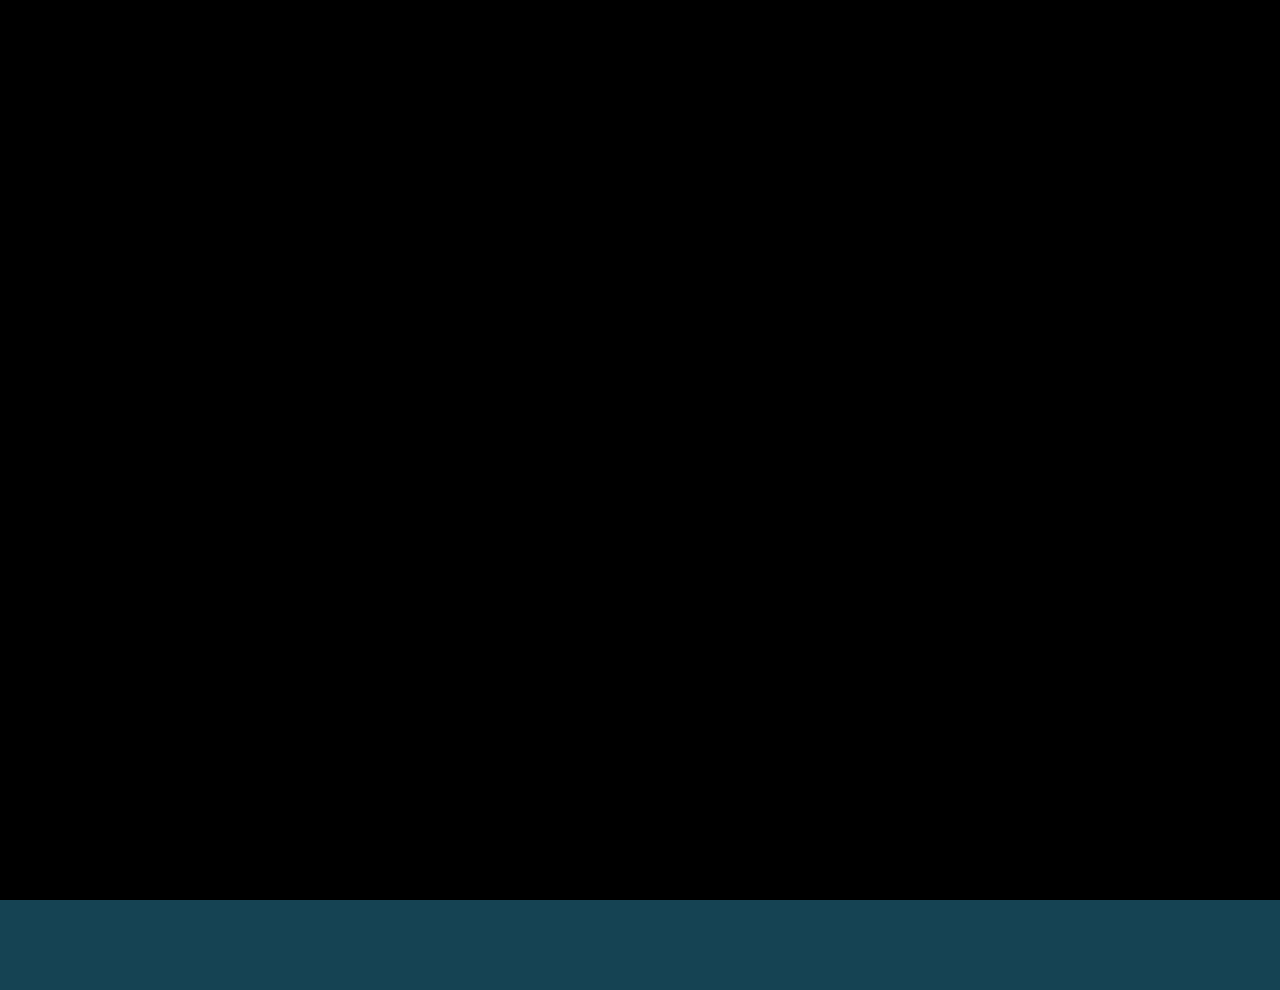
<file: index.html>
<!DOCTYPE html>
<html lang="en">

<head>
    <meta charset="UTF-8" />
    <meta name="viewport" content="width=device-width, initial-scale=1.0" />
    <meta http-equiv="X-UA-Compatible" content="ie=edge" />
    <meta name="description" content="Luis is a front-end web developer" />
    <meta name="robots" content="index,follow" />
    <link href="https://fonts.googleapis.com/css2?family=Montserrat:wght@400;500&display=swap" rel="stylesheet">
    <link rel="stylesheet" href="./styles/style.css" />
    <title>Luis Ramirez | Web Dev</title>
</head>

<body>
    <header class="main-head">
        <nav>
            <div class="logo">
                <img src="icons/blm.svg" alt="logo" width="48" height="48">
                <h1>Luis Ramirez</h1>
            </div>
            <ul>
                <li><a class="active" href="/">Home</a></li>
                <li><a href="./projects/">Projects</a></li>
                <li><a href="./contact/">Contact</a></li>
            </ul>
        </nav>
    </header>
    <section class="intro">
        <div class="intro-text">
            <h2>Luis Ramirez</h2>
            <h3>Front-End Web <br/> Developer </h3>
            <p>Let's Build Something Amazing Together!</p>
            <div class="intro-social">
                <a href="https://github.com/LRamirez24"><img src="/icons/github.svg" alt="github-social-link" width="58" height="58"> </a>
                <a href="https://www.linkedin.com/in/luisramirez2050/"><img src="/icons/linked-in.svg" alt="linkedin-social-link" width="58" height="58"> </a>
            </div>
        </div>
        <div class="intro-images">
            <svg width="799" height="690" viewBox="0 0 799 690" fill="none" xmlns="http://www.w3.org/2000/svg">
            <g id="undraw_dev_productivity_umsq (1) 1" clip-path="url(#clip0)">
              <path
                id="Vector"
                d="M516.92 624.636C516.92 624.636 512.16 626.266 504.42 628.576C487.31 633.706 455.65 642.216 428.82 643.916C405.72 645.396 386.2 641.836 382.63 626.766C381.1 620.286 383.27 614.956 388 610.576C402.12 597.486 439 592.796 468.25 591.186C476.51 590.736 484.15 590.526 490.51 590.446C501.31 590.306 508.39 590.526 508.39 590.526L508.56 591.186L516.92 624.636Z"
                fill="#A0616A"
              />
              <path
                id="Vector_2"
                d="M436.99 672.586C418.61 695.346 342.73 647.666 316.19 629.886C310.41 626.016 306.97 623.566 306.97 623.566L331.25 591.186L338.94 580.936C338.94 580.936 345.82 584.586 355.99 590.526C356.36 590.746 356.73 590.966 357.11 591.186C365.88 596.336 376.89 603.066 388 610.576C403.33 620.946 418.83 632.776 428.82 643.916C438.59 654.806 443.08 665.036 436.99 672.586Z"
                fill="#A0616A"
              />
              <g id="me">
                <path
                  id="Vector_3"
                  d="M434.672 191.952C475.283 191.607 507.926 158.406 507.582 117.795C507.237 77.1832 474.036 44.5403 433.425 44.8847C392.813 45.2291 360.17 78.4303 360.515 119.042C360.859 159.653 394.06 192.296 434.672 191.952Z"
                  fill="#A0616A"
                />
                <path
                  id="Vector_4"
                  d="M379.477 155.65C379.477 155.65 394.216 259.972 373.002 271.875C351.787 283.779 499.929 283.588 499.929 283.588C499.929 283.588 466.124 193.284 480.809 165.449L379.477 155.65Z"
                  fill="#A0616A"
                />
                <path
                  id="Vector_5"
                  d="M608.101 283.199L596.257 339.402L571.214 458.308L570.49 464.815L562.138 540.138L556.582 590.177L552.857 623.79C528.584 636.526 510.988 645.326 510.988 645.326C510.988 645.326 509.404 637.719 506.871 627.99C489.805 633.265 458.218 642.043 431.404 643.97C441.266 654.777 445.842 664.969 439.817 672.57C421.63 695.485 345.349 648.45 318.659 630.896C318.077 635.158 317.879 639.464 318.068 643.762L297.626 628.314L299.331 592.359L302.206 531.522L305.819 455.229C304.448 451.975 303.294 448.634 302.364 445.228C295.956 423.161 288.032 379.057 281.928 342.067C277.016 312.298 273.302 287.138 272.517 281.785C272.411 281.086 272.358 280.726 272.358 280.726L384.363 230.094C392.509 248.556 429.865 253.809 429.865 253.809C460.756 251.417 484.847 234.913 484.847 234.913L608.101 283.199Z"
                  fill="white"
                />
                <path
                  id="Vector_6"
                  d="M372.285 49.3811L358.49 43.9934C358.49 43.9934 386.969 12.1 426.99 14.513L415.635 2.22366C415.635 2.22366 443.04 -9.01799 468.283 19.6674C481.553 34.7467 496.908 52.4737 506.557 72.5077L521.281 72.3829L515.251 85.9663L536.874 99.3152L514.777 97.0719C516.155 104.471 516.421 112.034 515.566 119.511C514.683 126.991 510.928 133.835 505.094 138.598V138.598C505.094 138.598 487.743 103.449 487.696 97.9443L487.813 111.705C487.813 111.705 473.959 99.4371 473.889 91.1807L466.471 100.877L462.593 85.7717L416.475 101.301L423.87 88.8526L395.157 93.2246L406.278 77.9923C406.278 77.9923 373.932 96.1568 372.811 111.304C371.689 126.452 362.299 140.875 362.299 140.875C362.299 140.875 336.213 70.3294 372.285 49.3811Z"
                  fill="#2F2E41"
                />
                <path
                  id="Vector_7"
                  d="M690.215 540.422C682.794 548.605 664.338 560.992 641.951 574.422C633.623 579.413 624.757 584.559 615.71 589.676C594.122 601.889 571.514 614.001 552.857 623.79C528.584 636.526 510.988 645.326 510.988 645.326C510.988 645.326 509.403 637.719 506.871 627.99C503.48 614.968 498.397 598.141 493.184 590.715C493.002 590.456 492.82 590.218 492.638 589.979C491.121 588.022 489.601 586.885 488.112 586.897L562.138 540.138L594.127 519.926L570.489 464.814L540.842 395.683L557.908 339.727L575.062 283.479L608.101 283.199C608.101 283.199 619.243 306.985 633.514 340.166C635.647 345.128 637.851 350.299 640.096 355.64C669.469 425.394 706.176 522.836 690.215 540.422Z"
                  fill="#EEEEEE"
                />
                <path
                  id="Vector_8"
                  d="M358.123 591.2C355.41 591.212 352.702 591.456 350.029 591.928C327.074 596.073 320.47 616.94 318.659 630.896C318.077 635.158 317.879 639.464 318.068 643.761L297.626 628.314L290.178 622.687C272.316 616.628 256.353 605.733 242.483 592.84C230.449 581.456 219.634 568.849 210.213 555.223C200.831 541.793 192.448 527.692 185.134 513.034C183.094 508.943 181.977 504.454 181.864 499.884C181.751 495.314 182.644 490.775 184.48 486.588L209.154 430.327L245.218 348.098C245.471 346.146 245.752 344.237 246.059 342.371C252.995 300.511 272.367 281.786 272.367 281.786L287.286 281.659L297.778 341.932L310.813 416.815L302.364 445.227L282.839 510.845L302.205 531.522L358.123 591.2Z"
                  fill="#EEEEEE"
                />
              </g>
              <path
                id="Vector_9"
                d="M372.877 415.806L385.631 430.686C390.37 429.783 395.319 428.721 400.416 427.529L396.752 415.806L405.71 426.256C459.707 412.975 526.637 387.155 526.637 387.155C526.637 387.155 454.379 392.453 400.428 380.666C376.558 375.451 351.998 387.284 342.202 409.668C336.508 422.679 337.403 433.951 357.596 433.951C364.419 433.835 371.223 433.195 377.949 432.037L372.877 415.806Z"
                fill="#38D39F"
              />
              <path
                id="Vector_10"
                d="M663.65 660.386V666.456C663.654 668.122 663.345 669.774 662.74 671.326C662.472 672.018 662.147 672.687 661.77 673.326C660.578 675.326 658.887 676.983 656.862 678.133C654.838 679.283 652.549 679.887 650.22 679.886H203.67C201.342 679.887 199.053 679.283 197.028 678.133C195.003 676.983 193.312 675.326 192.12 673.326C191.743 672.687 191.419 672.018 191.15 671.326C190.546 669.774 190.237 668.122 190.24 666.456V660.386C190.24 658.622 190.587 656.876 191.262 655.246C191.936 653.616 192.926 652.136 194.173 650.888C195.42 649.641 196.901 648.652 198.53 647.977C200.16 647.302 201.906 646.955 203.67 646.956H229.41V644.126C229.41 644.052 229.425 643.979 229.453 643.911C229.481 643.843 229.522 643.782 229.574 643.73C229.626 643.678 229.688 643.636 229.756 643.608C229.824 643.58 229.897 643.566 229.97 643.566H243.4C243.474 643.566 243.547 643.58 243.615 643.608C243.683 643.636 243.745 643.678 243.797 643.73C243.849 643.782 243.89 643.843 243.918 643.911C243.946 643.979 243.96 644.052 243.96 644.126V646.956H252.35V644.126C252.35 644.052 252.365 643.979 252.393 643.911C252.421 643.843 252.462 643.782 252.514 643.73C252.566 643.678 252.628 643.636 252.696 643.608C252.764 643.58 252.837 643.566 252.91 643.566H266.34C266.414 643.566 266.487 643.58 266.555 643.608C266.623 643.636 266.684 643.678 266.736 643.73C266.789 643.782 266.83 643.843 266.858 643.911C266.886 643.979 266.9 644.052 266.9 644.126V646.956H275.3V644.126C275.3 644.052 275.315 643.979 275.343 643.911C275.371 643.843 275.412 643.782 275.464 643.73C275.516 643.678 275.578 643.636 275.646 643.608C275.714 643.58 275.787 643.566 275.86 643.566H289.29C289.364 643.566 289.437 643.58 289.505 643.608C289.573 643.636 289.634 643.678 289.686 643.73C289.739 643.782 289.78 643.843 289.808 643.911C289.836 643.979 289.85 644.052 289.85 644.126V646.956H298.24V644.126C298.24 644.052 298.255 643.979 298.283 643.911C298.311 643.843 298.352 643.782 298.404 643.73C298.456 643.678 298.518 643.636 298.586 643.608C298.654 643.58 298.727 643.566 298.8 643.566H312.23C312.304 643.566 312.377 643.58 312.445 643.608C312.513 643.636 312.574 643.678 312.626 643.73C312.678 643.782 312.72 643.843 312.748 643.911C312.776 643.979 312.79 644.052 312.79 644.126V646.956H321.18V644.126C321.18 644.052 321.194 643.979 321.223 643.911C321.251 643.843 321.292 643.782 321.344 643.73C321.396 643.678 321.458 643.636 321.526 643.608C321.594 643.58 321.667 643.566 321.74 643.566H335.17C335.244 643.566 335.317 643.58 335.385 643.608C335.453 643.636 335.514 643.678 335.566 643.73C335.618 643.782 335.66 643.843 335.688 643.911C335.716 643.979 335.73 644.052 335.73 644.126V646.956H344.13V644.126C344.13 644.052 344.145 643.979 344.173 643.911C344.201 643.843 344.242 643.782 344.294 643.73C344.346 643.678 344.408 643.636 344.476 643.608C344.544 643.58 344.617 643.566 344.69 643.566H358.12C358.194 643.566 358.267 643.58 358.335 643.608C358.403 643.636 358.464 643.678 358.516 643.73C358.569 643.782 358.61 643.843 358.638 643.911C358.666 643.979 358.68 644.052 358.68 644.126V646.956H367.07V644.126C367.07 644.052 367.085 643.979 367.113 643.911C367.141 643.843 367.182 643.782 367.234 643.73C367.286 643.678 367.348 643.636 367.416 643.608C367.484 643.58 367.557 643.566 367.63 643.566H472.83C472.904 643.566 472.977 643.58 473.045 643.608C473.113 643.636 473.174 643.678 473.227 643.73C473.279 643.782 473.32 643.843 473.348 643.911C473.376 643.979 473.39 644.052 473.39 644.126V646.956H481.79V644.126C481.79 644.052 481.804 643.979 481.833 643.911C481.861 643.843 481.902 643.782 481.954 643.73C482.006 643.678 482.068 643.636 482.136 643.608C482.204 643.58 482.277 643.566 482.35 643.566H495.78C495.928 643.567 496.07 643.627 496.175 643.732C496.279 643.836 496.339 643.978 496.34 644.126V646.956H504.73V644.126C504.73 644.052 504.745 643.979 504.773 643.911C504.801 643.843 504.842 643.782 504.894 643.73C504.946 643.678 505.008 643.636 505.076 643.608C505.144 643.58 505.217 643.566 505.29 643.566H518.72C518.794 643.566 518.867 643.58 518.935 643.608C519.003 643.636 519.065 643.678 519.117 643.73C519.169 643.782 519.21 643.843 519.238 643.911C519.266 643.979 519.28 644.052 519.28 644.126V646.956H527.67V644.126C527.67 644.052 527.685 643.979 527.713 643.911C527.741 643.843 527.782 643.782 527.834 643.73C527.886 643.678 527.948 643.636 528.016 643.608C528.084 643.58 528.157 643.566 528.23 643.566H541.66C541.734 643.566 541.807 643.58 541.875 643.608C541.943 643.636 542.005 643.678 542.057 643.73C542.109 643.782 542.15 643.843 542.178 643.911C542.206 643.979 542.22 644.052 542.22 644.126V646.956H550.62V644.126C550.62 644.052 550.635 643.979 550.663 643.911C550.691 643.843 550.732 643.782 550.784 643.73C550.836 643.678 550.898 643.636 550.966 643.608C551.034 643.58 551.107 643.566 551.18 643.566H564.61C564.757 643.568 564.898 643.628 565.001 643.733C565.104 643.837 565.161 643.979 565.16 644.126V646.956H573.56V644.126C573.56 644.052 573.575 643.979 573.603 643.911C573.631 643.843 573.672 643.782 573.724 643.73C573.776 643.678 573.838 643.636 573.906 643.608C573.974 643.58 574.047 643.566 574.12 643.566H587.55C587.624 643.566 587.697 643.58 587.765 643.608C587.833 643.636 587.895 643.678 587.947 643.73C587.999 643.782 588.04 643.843 588.068 643.911C588.096 643.979 588.11 644.052 588.11 644.126V646.956H596.5V644.126C596.5 644.052 596.515 643.979 596.543 643.911C596.571 643.843 596.612 643.782 596.664 643.73C596.716 643.678 596.778 643.636 596.846 643.608C596.914 643.58 596.987 643.566 597.06 643.566H610.49C610.564 643.566 610.637 643.58 610.705 643.608C610.773 643.636 610.835 643.678 610.887 643.73C610.939 643.782 610.98 643.843 611.008 643.911C611.036 643.979 611.05 644.052 611.05 644.126V646.956H650.22C651.984 646.955 653.731 647.302 655.36 647.977C656.99 648.652 658.471 649.641 659.718 650.888C660.965 652.136 661.954 653.616 662.629 655.246C663.304 656.876 663.651 658.622 663.65 660.386Z"
                fill="#3F3D56"
              />
              <path
                id="Vector_11"
                d="M793.5 671.326H60.5V673.326H793.5V671.326Z"
                fill="#3F3D56"
              />
              <path
                id="Vector_12"
                d="M627.694 404.757H461.251V401.326H385.78V404.757H218.651C215.665 404.757 212.801 405.943 210.69 408.054C208.578 410.166 207.392 413.029 207.392 416.015V643.927C207.392 646.913 208.578 649.776 210.69 651.888C212.801 653.999 215.665 655.185 218.651 655.185H627.694C630.68 655.185 633.544 653.999 635.655 651.888C637.767 649.776 638.953 646.913 638.953 643.927V416.015C638.953 414.537 638.662 413.073 638.096 411.707C637.53 410.341 636.701 409.1 635.655 408.054C634.61 407.009 633.369 406.18 632.003 405.614C630.637 405.048 629.173 404.757 627.694 404.757Z"
                fill="#3F3D56"
              />
              <path
                id="Vector_13"
                d="M423.5 509.326C437.307 509.326 448.5 498.133 448.5 484.326C448.5 470.519 437.307 459.326 423.5 459.326C409.693 459.326 398.5 470.519 398.5 484.326C398.5 498.133 409.693 509.326 423.5 509.326Z"
                stroke="#D0CDE1"
                stroke-width="2"
                stroke-miterlimit="10"
              />
              <path
                id="Vector_14"
                d="M415.5 518.326C429.307 518.326 440.5 507.133 440.5 493.326C440.5 479.519 429.307 468.326 415.5 468.326C401.693 468.326 390.5 479.519 390.5 493.326C390.5 507.133 401.693 518.326 415.5 518.326Z"
                fill="#D0CDE1"
              />
              <path
                id="Vector_15"
                d="M108.446 661.223H80.4463V689.223H108.446V661.223Z"
                fill="#D0CDE1"
              />
              <path
                id="Vector_16"
                d="M91.4502 639.223V673.223H125.45V639.223H91.4502ZM123.97 671.743H92.9202V640.703H123.97V671.743Z"
                fill="#3F3D56"
              />
              <path
                id="Vector_17"
                d="M756.446 661.223H728.446V689.223H756.446V661.223Z"
                fill="#D0CDE1"
              />
              <path
                id="Vector_18"
                d="M739.45 639.223V673.223H773.45V639.223H739.45ZM771.97 671.743H740.92V640.703H771.97V671.743Z"
                fill="#3F3D56"
              />
              <path
                id="Vector_19"
                d="M94.5802 230.113C138.399 230.113 173.921 194.592 173.921 150.773C173.921 106.955 138.399 71.4326 94.5802 71.4326C50.7617 71.4326 15.2397 106.955 15.2397 150.773C15.2397 194.592 50.7617 230.113 94.5802 230.113Z"
                fill="#38D39F"
              />
              <path
                id="Vector_20"
                d="M122.229 56.4899C115.045 55.5763 107.774 55.5763 100.59 56.4899C84.586 58.5913 69.5203 65.2398 57.181 75.6465C44.8417 86.0532 35.7467 99.7813 30.9754 115.202C28.8053 122.229 27.5764 129.514 27.3208 136.864C27.2848 137.886 27.2607 138.92 27.2607 139.954C27.283 162.264 36.1559 183.655 51.932 199.431C67.7082 215.207 89.0989 224.08 111.41 224.103C113.201 224.103 114.992 224.042 116.759 223.934C120.907 223.674 125.03 223.103 129.093 222.227C148.495 218.055 165.798 207.161 177.947 191.468C190.095 175.776 196.308 156.295 195.487 136.467C194.665 116.638 186.863 97.738 173.459 83.1039C160.054 68.4698 141.909 59.0435 122.229 56.4899H122.229ZM137.748 217.347H137.736C130.959 219.659 123.905 221.062 116.759 221.518C114.992 221.638 113.201 221.698 111.41 221.698C89.7377 221.672 68.961 213.051 53.6367 197.727C38.3123 182.402 29.6914 161.626 29.6649 139.954C29.6649 138.92 29.689 137.886 29.725 136.864C30.5514 115.744 39.5156 95.7617 54.7411 81.1008C69.9666 66.44 90.273 58.237 111.41 58.2089C130.776 58.21 149.513 65.0865 164.283 77.6131C179.052 90.1398 188.895 107.503 192.057 126.61C195.219 145.716 191.496 165.325 181.55 181.942C171.604 198.559 156.081 211.106 137.748 217.347H137.748Z"
                fill="#3F3D56"
              />
              <path
                id="Vector_21"
                d="M112.612 63.0176H110.208V79.8474H112.612V63.0176Z"
                fill="#3F3D56"
              />
              <path
                id="Vector_22"
                d="M57.8578 84.7018L56.1577 86.4019L68.0582 98.3023L69.7582 96.6022L57.8578 84.7018Z"
                fill="#3F3D56"
              />
              <path
                id="Vector_23"
                d="M34.4736 138.751V141.156H51.3034V138.751H34.4736Z"
                fill="#3F3D56"
              />
              <path
                id="Vector_24"
                d="M56.1578 193.506L57.8579 195.206L69.7584 183.306L68.0583 181.606L56.1578 193.506Z"
                fill="#3F3D56"
              />
              <path
                id="Vector_25"
                d="M153.062 96.6022L154.762 98.3022L166.662 86.4018L164.962 84.7017L153.062 96.6022Z"
                fill="#3F3D56"
              />
              <path
                id="Vector_26"
                d="M171.516 138.751V141.156H188.346V138.751H171.516Z"
                fill="#3F3D56"
              />
              <path
                id="Vector_27"
                d="M154.762 181.605L153.062 183.305L164.962 195.206L166.662 193.506L154.762 181.605Z"
                fill="#3F3D56"
              />
              <path
                id="Vector_28"
                d="M112.612 200.06H110.208V216.89H112.612V200.06Z"
                fill="#3F3D56"
              />
              <path
                id="Vector_29"
                d="M115.016 135.145C113.976 134.365 112.711 133.943 111.41 133.943C110.11 133.943 108.844 134.365 107.804 135.145C107.091 135.686 106.505 136.375 106.085 137.165C105.552 138.181 105.322 139.329 105.421 140.473C105.52 141.616 105.944 142.707 106.644 143.617C107.343 144.527 108.288 145.218 109.368 145.608C110.447 145.997 111.616 146.07 112.735 145.817C113.855 145.564 114.878 144.996 115.685 144.179C116.492 143.363 117.048 142.333 117.288 141.21C117.528 140.088 117.441 138.92 117.039 137.846C116.636 136.771 115.935 135.834 115.017 135.145H115.016ZM111.41 143.56C110.454 143.557 109.539 143.176 108.863 142.501C108.187 141.825 107.807 140.909 107.804 139.954C107.808 139.224 108.03 138.513 108.441 137.91C108.793 137.4 109.271 136.989 109.828 136.718C110.386 136.446 111.004 136.323 111.623 136.361C112.241 136.398 112.84 136.594 113.361 136.931C113.881 137.267 114.307 137.732 114.595 138.281C114.883 138.83 115.025 139.444 115.007 140.063C114.989 140.683 114.811 141.287 114.491 141.818C114.17 142.349 113.719 142.788 113.179 143.093C112.639 143.398 112.03 143.559 111.41 143.56V143.56Z"
                fill="#3F3D56"
              />
              <path
                id="Vector_30"
                d="M122.229 35.3687H100.591V57.007H122.229V35.3687Z"
                fill="#3F3D56"
              />
              <path
                id="Vector_31"
                d="M111.41 38.9748C127.344 38.9748 140.261 34.4 140.261 28.7567C140.261 23.1134 127.344 18.5386 111.41 18.5386C95.4757 18.5386 82.5586 23.1134 82.5586 28.7567C82.5586 34.4 95.4757 38.9748 111.41 38.9748Z"
                fill="#3F3D56"
              />
              <path id="clock-arrow" d="M115 86H108V135H115V86Z" fill="#3F3D56" />
              <path
                id="Vector_32"
                d="M226 220.44H0V222.844H226V220.44Z"
                fill="#3F3D56"
              />
              <g id="plant-left">
                <path
                  id="Vector_33"
                  d="M150.594 599.754C151.527 631.704 132.858 643.413 109.43 644.097C108.886 644.113 108.344 644.123 107.805 644.126C106.719 644.135 105.643 644.117 104.577 644.072C83.3891 643.193 66.6172 631.945 65.7495 602.232C64.8515 571.482 103.018 531.529 105.882 528.574L105.887 528.571C105.996 528.458 106.052 528.402 106.052 528.402C106.052 528.402 149.661 567.807 150.594 599.754Z"
                  fill="#D0CDE1"
                />
                <path
                  id="Vector_34"
                  d="M107.744 639.255L122.626 617.124L107.774 641.636L107.805 644.126C106.719 644.135 105.643 644.117 104.577 644.072L105.315 612.06L105.295 611.813L105.322 611.766L105.393 608.741L89.0952 585.078L105.374 606.477L105.432 607.116L105.989 582.93L91.9122 558.397L106.029 578.681L105.882 528.574L105.882 528.407L105.887 528.571L106.821 568.062L119.651 552.021L106.863 571.464L107.143 593.098L118.949 571.984L107.187 596.279L107.343 608.308L124.512 578.897L107.395 612.505L107.744 639.255Z"
                  fill="#3F3D56"
                />
              </g>
              <g id="plant-right">
                <path
                  id="Vector_35"
                  d="M798.594 599.754C799.527 631.704 780.858 643.413 757.43 644.097C756.886 644.113 756.344 644.123 755.805 644.126C754.719 644.135 753.643 644.117 752.577 644.072C731.389 643.193 714.617 631.945 713.749 602.232C712.851 571.482 751.018 531.529 753.882 528.574L753.887 528.571C753.996 528.458 754.052 528.402 754.052 528.402C754.052 528.402 797.661 567.807 798.594 599.754Z"
                  fill="#D0CDE1"
                />
                <path
                  id="Vector_36"
                  d="M755.744 639.255L770.626 617.124L755.774 641.636L755.805 644.126C754.719 644.135 753.643 644.117 752.577 644.072L753.315 612.06L753.295 611.813L753.323 611.766L753.393 608.741L737.095 585.078L753.374 606.477L753.432 607.116L753.989 582.93L739.912 558.397L754.029 578.681L753.882 528.574L753.882 528.407L753.887 528.571L754.821 568.062L767.651 552.021L754.864 571.464L755.143 593.098L766.949 571.984L755.187 596.279L755.343 608.308L772.512 578.897L755.395 612.505L755.744 639.255Z"
                  fill="#3F3D56"
                />
              </g>
            </g>
            <defs>
              <clipPath id="clip0">
                <rect width="798.627" height="689.223" fill="white" />
              </clipPath>
            </defs>
          </svg>
            <img class="splash" src="/img/splash.svg" alt="" />
        </div>
    </section>
    <footer>
        <h4>Dev Luis &copy; 2020</h4>
        <ul>
            <li>
                <a href="https://www.twitter.com/"><img src="/icons/twitter 1.svg" alt="twitter-social" width="25" height="25" /></a>
            </li>
            <li>
                <a href="https://www.instagram.com/apex_2025/"><img src="/icons/instagram 1.svg" alt="instagram-social" width="21" height="21" /></a>
            </li>
            <li>
                <a href="https://www.youtube.com/channel/UCtW0k7LJt987XEKAniALX8g?view_as=subscriber"><img src="/icons/youtube-symbol 1.svg" alt="youtube-social" width="27" height="27" /></a>
            </li>
        </ul>
    </footer>
    <div class="intro-video">
        <div class="intro-text2">
            <h1 class="hide"><span class="text">Creating Inovation</span></h1>
            <h1 class="hide"><span class="text">For Everyday</span></h1>
            <h1 class="hide"><span class="text">People.</span></h1>
        </div>
    </div>
    <div class="slider"></div>

    <script src="https://cdnjs.cloudflare.com/ajax/libs/gsap/3.5.1/gsap.min.js" integrity="sha512-IQLehpLoVS4fNzl7IfH8Iowfm5+RiMGtHykgZJl9AWMgqx0AmJ6cRWcB+GaGVtIsnC4voMfm8f2vwtY+6oPjpQ==" crossorigin="anonymous"></script>
    <script src="./app.js"></script>

</body>

</html>
</file>
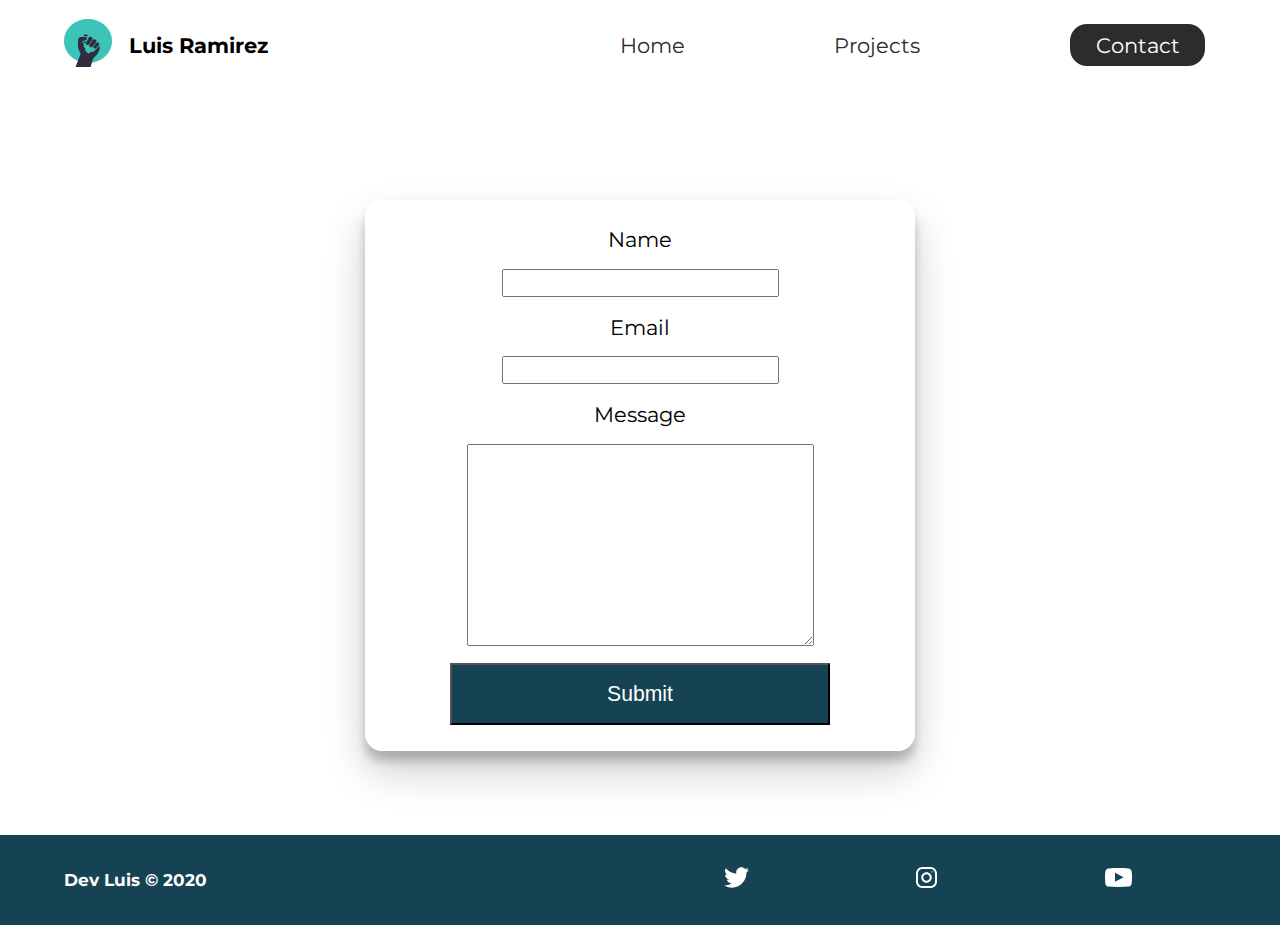
<file: contact/index.html>
<!DOCTYPE html>
<html lang="en">

<head>
    <meta charset="UTF-8" />
    <meta name="viewport" content="width=device-width, initial-scale=1.0" />
    <meta http-equiv="X-UA-Compatible" content="ie=edge" />
    <meta name="description" content="Luis is a front-end web developer" />
    <meta name="robots" content="index,follow" />
    <link href="https://fonts.googleapis.com/css2?family=Montserrat:wght@400;500&display=swap" rel="stylesheet">
    <link rel="stylesheet" href="../styles/style.css" />
    <title>Luis Ramirez | Web Dev</title>
</head>

<body>
    <header class="main-head">
        <nav>
            <div class="logo">
                <a href="/">
                    <img src="../icons/blm.svg" alt="logo">
                </a>
                <h1>Luis Ramirez</h1>
            </div>
            <ul>
                <li><a href="../index.html">Home</a></li>
                <li><a href="../projects">Projects</a></li>
                <li><a class="active" href="./index.html">Contact</a></li>
            </ul>
        </nav>
    </header>
    <section class="form-section">
        <form name="contact" netlify>
            <label for="name">Name</label>
            <input type="text" name="name" id="name" required>
            <label for="email">Email</label>
            <input type="email" name="email" id="email" required>
            <label for="message">Message</label>
            <textarea name="message" id="message" cols="30" rows="10"></textarea>
            <button type="submit">Submit</button>
        </form>
    </section>
    <footer>
        <h4>Dev Luis &copy; 2020</h4>
        <ul>
            <li>
                <a href="https://www.twitter.com/"><img src="/icons/twitter 1.svg" alt="twitter-social" /></a>
            </li>
            <li>
                <a href="https://www.instagram.com/apex_2025/"><img src="/icons/instagram 1.svg" alt="instagram-social" /></a>
            </li>
            <li>
                <a href="https://www.youtube.com/channel/UCtW0k7LJt987XEKAniALX8g?view_as=subscriber"><img src="/icons/youtube-symbol 1.svg" alt="youtube-social" /></a>
            </li>
        </ul>
    </footer>
</body>

</html>
</file>
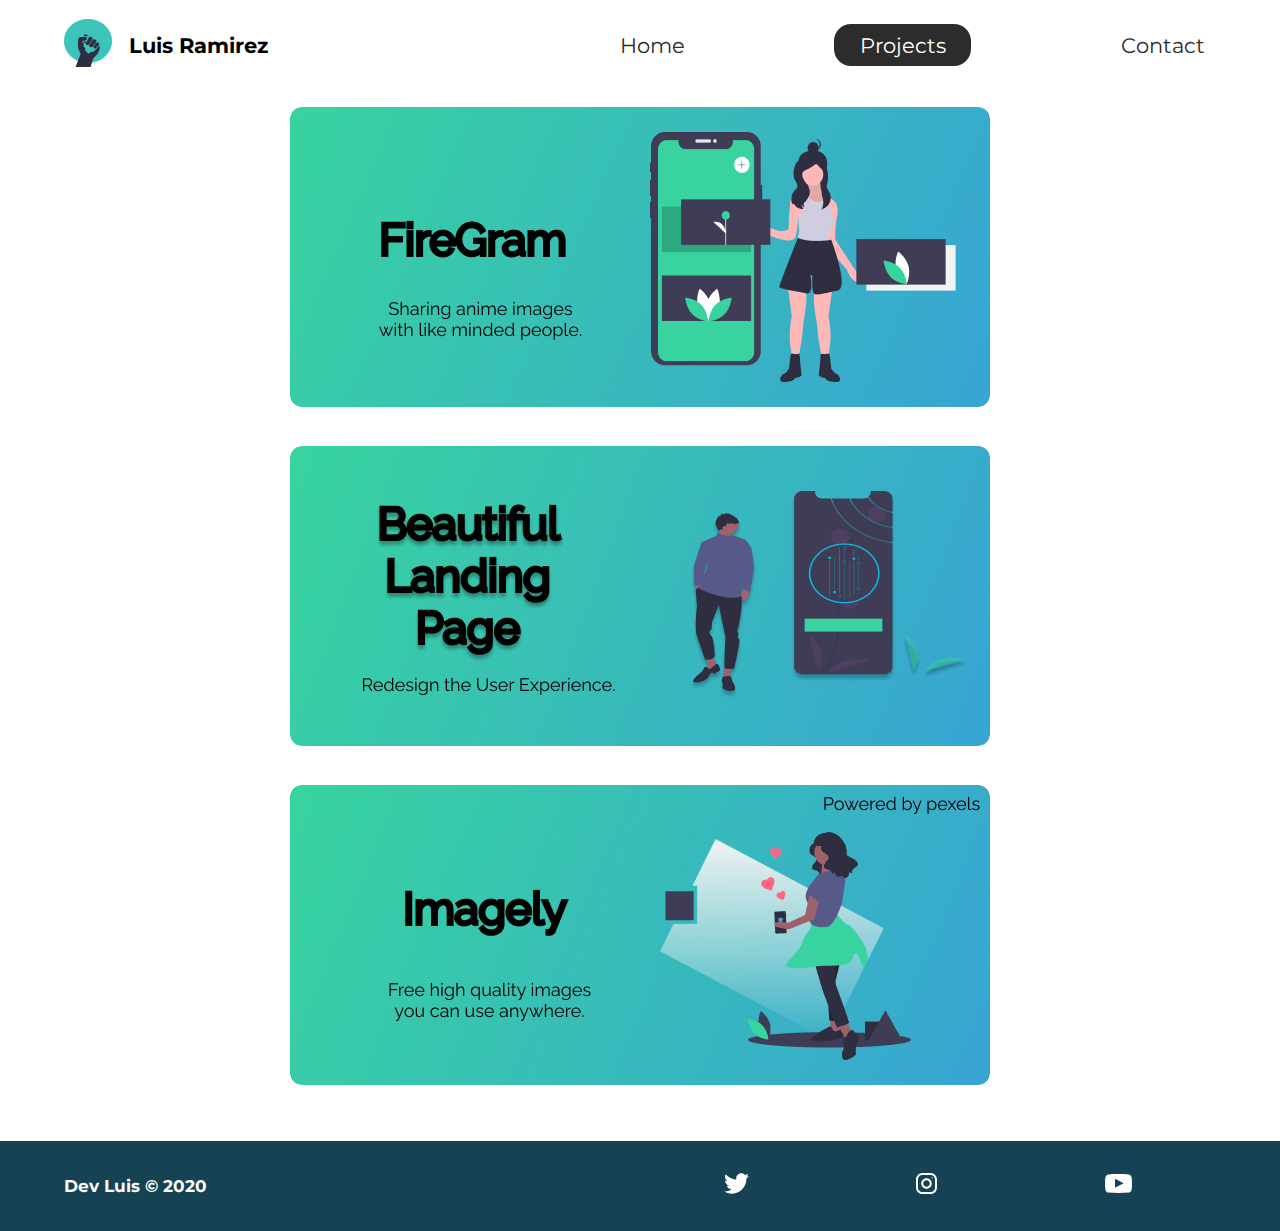
<file: projects/index.html>
<!DOCTYPE html>
<html lang="en">

<head>
    <meta charset="UTF-8" />
    <meta name="viewport" content="width=device-width, initial-scale=1.0" />
    <meta http-equiv="X-UA-Compatible" content="ie=edge" />
    <meta name="description" content="Luis is a front-end web developer" />
    <meta name="robots" content="index,follow" />
    <link href="https://fonts.googleapis.com/css2?family=Montserrat:wght@400;500&display=swap" rel="stylesheet">
    <link rel="stylesheet" href="../styles/style.css" />
    <title>Luis Ramirez | Web Dev</title>
</head>

<body>
    <header class="main-head">
        <nav>
            <div class="logo">
                <a href="/">
                    <img src="../icons/blm.svg" alt="logo" width="48" height="48">
                </a>
                <h1>Luis Ramirez</h1>
            </div>
            <ul>
                <li><a href="../index.html">Home</a></li>
                <li><a class="active" href="./index.html">Projects</a></li>
                <li><a href="../contact/">Contact</a></li>
            </ul>
        </nav>
    </header>
    <section class="projects">
        <div class="elena">
            <a href="https://apex-firegramx.web.app/"><img src="../img/firegram-grenn.png" alt="firegram-project" width="700" height="300" /> </a>
        </div>
        <div class="elena">
            <a href="https://elenajoy7.netlify.app/"><img src="../img/landing-page-fixed.png" alt="elena-project" width="700" height="300" /></a>
        </div>
        <div class="elena" style="margin-bottom: 4rem;">
            <a href="https://photofinder.netlify.app/"><img src="../img/imagely-final.png" alt="instagram-project" width="700" height="300" /></a>
        </div>
        <!--

            <div class="elena" style="margin-bottom: 4rem;">
            <h2>Reels</h2>
            <a href="https://ig-reels-dd3da.web.app/"><img src="../img/reelsfixed.png" alt="instagram-project" /></a>
        </div>
        -->




    </section>
    <footer>
        <h4>Dev Luis &copy; 2020</h4>
        <ul>
            <li>
                <a href="https://www.twitter.com/"><img src="/icons/twitter 1.svg" alt="twitter-social" width="25" height="25" /></a>
            </li>
            <li>
                <a href="https://www.instagram.com/apex_2025/"><img src="/icons/instagram 1.svg" alt="instagram-social" width="21" height="21" /></a>
            </li>
            <li>
                <a href="https://www.youtube.com/channel/UCtW0k7LJt987XEKAniALX8g?view_as=subscriber"><img src="/icons/youtube-symbol 1.svg" alt="youtube-social" width="27" height="27" /></a>
            </li>
        </ul>
    </footer>

</body>

</html>
</file>
<file: styles/style.css>
* {
    margin: 0;
    padding: 0;
    -webkit-box-sizing: border-box;
    box-sizing: border-box;
}

html {
    font-size: 62.5%;
}

h1 {
    font-size: 2.5rem;
}

body {
    font-family: 'Montserrat', sans-serif;
}

li,
button,
label,
input,
a,
p {
    font-size: 2.5rem;
}

h2 {
    font-size: 4rem;
}

h3 {
    font-size: 2.5rem;
}

h4,
h5 {
    font-size: 2rem;
}

ul {
    list-style: none;
}

a {
    text-decoration: none;
    color: #2c2c2c;
}

.main-head {
    width: 95%;
    margin: 0 0 0 auto;
}

nav {
    display: -webkit-box;
    display: -ms-flexbox;
    display: flex;
    -webkit-box-pack: justify;
    -ms-flex-pack: justify;
    justify-content: space-between;
    -webkit-box-align: center;
    -ms-flex-align: center;
    align-items: center;
    -webkit-box-orient: horizontal;
    -webkit-box-direction: normal;
    -ms-flex-direction: row;
    flex-direction: row;
    min-height: 10vh;
    width: 60%;
    -ms-flex-wrap: wrap;
    flex-wrap: wrap;
}

nav .logo {
    display: -webkit-box;
    display: -ms-flexbox;
    display: flex;
    -webkit-box-pack: start;
    -ms-flex-pack: start;
    justify-content: flex-start;
    -webkit-box-align: center;
    -ms-flex-align: center;
    align-items: center;
    -webkit-box-orient: horizontal;
    -webkit-box-direction: normal;
    -ms-flex-direction: row;
    flex-direction: row;
    -webkit-box-flex: 1;
    -ms-flex: 1 1 10rem;
    flex: 1 1 10rem;
}

nav .logo h1 {
    margin: 2rem;
}

nav ul {
    display: -webkit-box;
    display: -ms-flexbox;
    display: flex;
    -ms-flex-pack: distribute;
    justify-content: space-around;
    -webkit-box-align: center;
    -ms-flex-align: center;
    align-items: center;
    -webkit-box-orient: horizontal;
    -webkit-box-direction: normal;
    -ms-flex-direction: row;
    flex-direction: row;
    -webkit-box-flex: 1;
    -ms-flex: 1 1 40rem;
    flex: 1 1 40rem;
}

.intro {
    min-height: 90vh;
    width: 90%;
    margin: auto;
    -ms-flex-wrap: wrap;
    flex-wrap: wrap;
    display: -webkit-box;
    display: -ms-flexbox;
    display: flex;
    -webkit-box-pack: justify;
    -ms-flex-pack: justify;
    justify-content: space-between;
    -webkit-box-align: center;
    -ms-flex-align: center;
    align-items: center;
    -webkit-box-orient: horizontal;
    -webkit-box-direction: normal;
    -ms-flex-direction: row;
    flex-direction: row;
}

.intro h2 {
    font-size: 8rem;
    padding-top: 2rem;
    background: -webkit-gradient(linear, left top, right top, from(#38d39f), to(#38a4d3));
    background: linear-gradient(left, #38d39f, #38a4d3);
    -webkit-background-clip: text;
    -moz-background-clip: text;
    -webkit-text-fill-color: transparent;
    -moz-text-fill-color: transparent;
    display: inline-block;
}

.intro h3 {
    font-size: 6rem;
    padding: 2rem 0rem;
}

.intro p {
    padding-top: 2rem;
    color: #2c2c2c;
}

.splash {
    position: absolute;
    top: 0%;
    right: 0%;
    height: 100%;
    z-index: -1;
}

.intro-social {
    margin-top: 4rem;
}

.intro-social a {
    margin-right: 5rem;
}

.active {
    background: #2c2c2c;
    color: white;
    padding: 1rem 3rem;
    border-radius: 2rem;
}

.intro-text,
.intro-images {
    -webkit-box-flex: 1;
    -ms-flex: 1 1 40rem;
    flex: 1 1 40rem;
}

#plant-left {
    -webkit-animation: plant 1.5s ease infinite alternate;
    animation: plant 1.5s ease infinite alternate;
}

#plant-right {
    -webkit-animation: plant 1.5s ease infinite alternate 0.5s;
    animation: plant 1.5s ease infinite alternate 0.5s;
}

#me {
    -webkit-animation: me 1s ease infinite alternate;
    animation: me 1s ease infinite alternate;
    -webkit-transform-origin: bottom;
    transform-origin: bottom;
}

#clock-arrow {
    -webkit-animation: clock 1.5s infinite linear;
    animation: clock 1.5s infinite linear;
    transform-box: fill-box;
    -webkit-transform-origin: bottom;
    transform-origin: bottom;
}

@-webkit-keyframes me {
    from {
        -webkit-transform: rotateZ(-5deg);
        transform: rotateZ(-5deg);
    }
    to {
        -webkit-transform: rotateZ(5deg);
        transform: rotateZ(5deg);
    }
}

@keyframes me {
    from {
        -webkit-transform: rotateZ(-5deg);
        transform: rotateZ(-5deg);
    }
    to {
        -webkit-transform: rotateZ(5deg);
        transform: rotateZ(5deg);
    }
}

@-webkit-keyframes plant {
    from {
        -webkit-transform: translateY(0%);
        transform: translateY(0%);
    }
    to {
        -webkit-transform: translateY(-30%);
        transform: translateY(-30%);
    }
}

@keyframes plant {
    from {
        -webkit-transform: translateY(0%);
        transform: translateY(0%);
    }
    to {
        -webkit-transform: translateY(-30%);
        transform: translateY(-30%);
    }
}

@-webkit-keyframes clock {
    from {
        -webkit-transform: rotateZ(0deg);
        transform: rotateZ(0deg);
    }
    to {
        -webkit-transform: rotateZ(360deg);
        transform: rotateZ(360deg);
    }
}

@keyframes clock {
    from {
        -webkit-transform: rotateZ(0deg);
        transform: rotateZ(0deg);
    }
    to {
        -webkit-transform: rotateZ(360deg);
        transform: rotateZ(360deg);
    }
}

.projects {
    width: 90%;
    margin: auto;
    min-height: 90vh;
    display: -webkit-box;
    display: -ms-flexbox;
    display: flex;
    -webkit-box-pack: justify;
    -ms-flex-pack: justify;
    justify-content: space-between;
    -webkit-box-align: center;
    -ms-flex-align: center;
    align-items: center;
    -webkit-box-orient: horizontal;
    -webkit-box-direction: normal;
    -ms-flex-direction: row;
    flex-direction: row;
    text-align: center;
    -ms-flex-wrap: wrap;
    flex-wrap: wrap;
}

.projects h2 {
    margin: 5rem;
}

.travelly,
.elena {
    -webkit-box-flex: 1;
    -ms-flex: 1 1 40rem;
    flex: 1 1 40rem;
}

.elena img {
    border-radius: 12px;
    margin-top: 2rem;
    margin-bottom: 2rem;
}

.elena img:hover {
    transform: scale(0.9, 0.9);
    box-shadow: 5px 5px 30px 15px rgba(0, 0, 0, 0.25), -5px -5px 30px 15px rgba(0, 0, 0, 0.22);
    border-radius: 40px;
}

.form-section {
    min-height: 80vh;
    display: -webkit-box;
    display: -ms-flexbox;
    display: flex;
    -webkit-box-pack: center;
    -ms-flex-pack: center;
    justify-content: center;
    -webkit-box-align: center;
    -ms-flex-align: center;
    align-items: center;
    -webkit-box-orient: horizontal;
    -webkit-box-direction: normal;
    -ms-flex-direction: row;
    flex-direction: row;
    margin-top: 3rem;
}

.form-section form {
    padding: 3rem 10rem;
    -webkit-box-shadow: 0px 10px 10px rgba(0, 0, 0, 0.2), 0px 20px 40px rgba(0, 0, 0, 0.2);
    box-shadow: 0px 10px 10px rgba(0, 0, 0, 0.2), 0px 20px 40px rgba(0, 0, 0, 0.2);
    display: -webkit-box;
    display: -ms-flexbox;
    display: flex;
    -webkit-box-pack: center;
    -ms-flex-pack: center;
    justify-content: center;
    -webkit-box-align: center;
    -ms-flex-align: center;
    align-items: center;
    -webkit-box-orient: vertical;
    -webkit-box-direction: normal;
    -ms-flex-direction: column;
    flex-direction: column;
    border-radius: 2rem;
}

.form-section form input,
.form-section form textarea {
    margin: 2rem;
}

.form-section form input:focus,
.form-section form textarea:focus {
    outline: 2px solid black;
}

.form-section form textarea {
    font-family: "Montserrat", sans-serif;
    font-size: 2rem;
}

.form-section form button {
    width: 100%;
    padding: 2rem;
    background-color: #154353;
    color: white;
}

.form-section form button:focus {
    background: #33696b;
}

footer {
    background: #154353;
    color: white;
    min-height: 10vh;
    padding: 0% 5%;
    display: -webkit-box;
    display: -ms-flexbox;
    display: flex;
    -webkit-box-pack: start;
    -ms-flex-pack: start;
    justify-content: flex-start;
    -webkit-box-align: center;
    -ms-flex-align: center;
    align-items: center;
    -webkit-box-orient: horizontal;
    -webkit-box-direction: normal;
    -ms-flex-direction: row;
    flex-direction: row;
}

footer ul {
    -webkit-box-flex: 1;
    -ms-flex: 1 1 40rem;
    flex: 1 1 40rem;
    display: -webkit-box;
    display: -ms-flexbox;
    display: flex;
    -ms-flex-pack: distribute;
    justify-content: space-around;
    -webkit-box-align: center;
    -ms-flex-align: center;
    align-items: center;
    -webkit-box-orient: horizontal;
    -webkit-box-direction: normal;
    -ms-flex-direction: row;
    flex-direction: row;
}

footer h4 {
    -webkit-box-flex: 1;
    -ms-flex: 1 1 40rem;
    flex: 1 1 40rem;
}

@media screen and (max-width: 1332px) {
    html {
        font-size: 53%;
    }
    .splash {
        display: none;
    }
    svg {
        width: 80%;
    }
    nav {
        width: 100%;
    }
}

@media screen and (max-width: 754px) {
    html {
        font-size: 45%;
    }
    svg {
        height: 60%;
    }
    .main-head {
        width: 100%;
    }
    nav .logo {
        display: -webkit-box;
        display: -ms-flexbox;
        display: flex;
        -webkit-box-pack: center;
        -ms-flex-pack: center;
        justify-content: center;
        -webkit-box-align: center;
        -ms-flex-align: center;
        align-items: center;
        -webkit-box-orient: vertical;
        -webkit-box-direction: normal;
        -ms-flex-direction: column;
        flex-direction: column;
        -webkit-box-flex: 1;
        -ms-flex: 1 1 20rem;
        flex: 1 1 20rem;
        margin-top: 2rem;
    }
    nav ul {
        -webkit-box-flex: 1;
        -ms-flex: 1 1 60rem;
        flex: 1 1 60rem;
        margin: 2rem 0rem;
    }
    .intro-text {
        margin-top: 5rem;
        text-align: center;
    }
    .intro-images {
        text-align: center;
    }
    .intro-social {
        display: -webkit-box;
        display: -ms-flexbox;
        display: flex;
        -webkit-box-pack: center;
        -ms-flex-pack: center;
        justify-content: center;
        -webkit-box-align: center;
        -ms-flex-align: center;
        align-items: center;
        -webkit-box-orient: horizontal;
        -webkit-box-direction: normal;
        -ms-flex-direction: row;
        flex-direction: row;
    }
    .intro-social a {
        margin: 2rem;
    }
    .elena,
    .travelly {
        -webkit-box-flex: 1;
        -ms-flex: 1 1 50rem;
        flex: 1 1 50rem;
    }
    .elena img,
    .travelly img {
        width: 100%;
        height: 100%;
    }
    form {
        padding: 0rem;
        width: 100%;
    }
}

.intro-video {
    background: black;
    position: fixed;
    top: 0;
    left: 0;
    width: 100%;
    height: 100%;
    display: flex;
    justify-content: center;
    align-items: center;
}

.intro-text2 h1 {
    color: #3cc4b8;
    font-size: 7rem;
    text-align: center;
}

.slider {
    background: #154353;
    position: fixed;
    top: 0;
    left: 0;
    width: 100%;
    height: 100%;
    transform: translateY(100%);
}

.hide {
    background: black;
    overflow: hidden;
}

.hide span {
    transform: translateY(100%);
    display: inline-block;
}


/*# sourceMappingURL=style.css.map */
</file>
